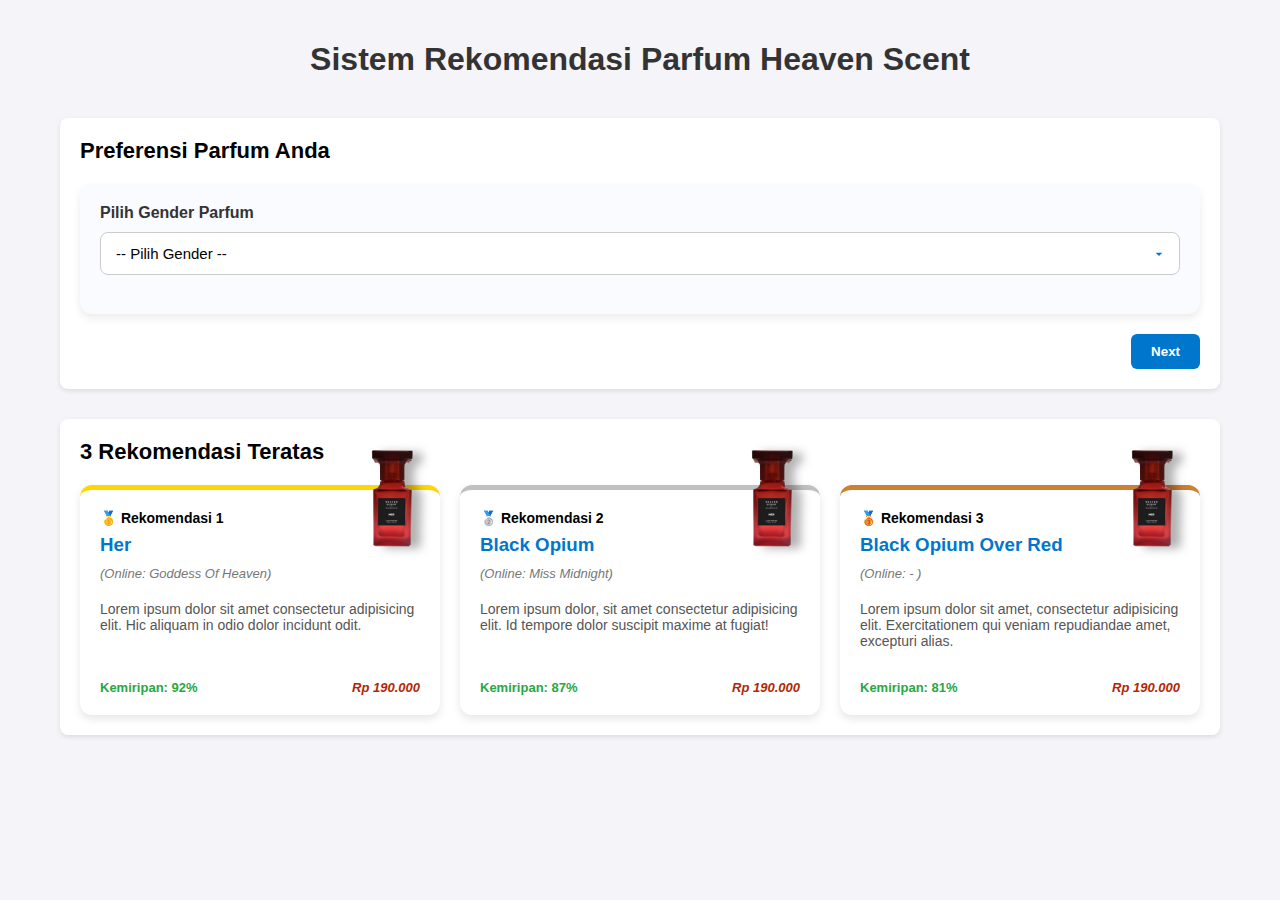
<file: index.html>
<!DOCTYPE html>
<html lang="id">
<head>
  <meta name="viewport" content="width=device-width, initial-scale=1.0">
  <meta charset="UTF-8">
  <title>Rekomendasi Parfum</title>
  <link rel="stylesheet" href="style.css">
</head>
<body>
  <div class="container">
    <h1>Sistem Rekomendasi Parfum Heaven Scent</h1>

    <!-- FORM INPUT -->
    <div class="input-section">
      <h2>Preferensi Parfum Anda</h2>
      <form id="multiStepForm">
        
        <!-- Gender Parfum -->
        <div class="form-step active">
          <label> Pilih Gender Parfum</label>
          <select name="gender">
            <option value="">-- Pilih Gender --</option>
            <option value="male">Male</option>
            <option value="female">Female</option>
            <option value="unisex">Unisex</option>
          </select>
        </div>

        <!-- Family Parfum -->
        <div class="form-step">
          <label> Pilih Aroma Favorit</label>
          <div class="checkbox-group">
            <label>
              <input type="checkbox" name="aroma" value="warm">
              <span>Warm</span>
            </label>
            <label>
              <input type="checkbox" name="aroma" value="sweet">
              <span>Sweet</span>
            </label>
            <label>
              <input type="checkbox" name="aroma" value="sweetGourmand">
              <span>Sweet Gourmand</span>
            </label>
            <label>
              <input type="checkbox" name="aroma" value="classicFloral">
              <span>Classic Floral</span>
            </label>
            <label>
              <input type="checkbox" name="aroma" value="lightFloral">
              <span>Light Floral</span>
            </label>
            <label>
              <input type="checkbox" name="aroma" value="fruity">
              <span>Fruity</span>
            </label>
            <label>
              <input type="checkbox" name="aroma" value="floral">
              <span>Floral</span>
            </label>
            <label>
              <input type="checkbox" name="aroma" value="fresh">
              <span>Fresh</span>
            </label>
            <label>
              <input type="checkbox" name="aroma" value="woody">
              <span>Woody</span>
            </label>
            <label>
              <input type="checkbox" name="aroma" value="spicy">
              <span>Spicy</span>
            </label>
          </div>
        </div>

        <!-- Komposisi Parfum -->
        <div class="form-step">
          <label> Notes Parfum</label>
          <input type="text" placeholder="Masukkan Notes Parfum yang Anda Inginkan...">
        </div>

        <!-- Daya Tahan Parfum -->
        <div class="form-step">
          <label> Pilih Daya Tahan Parfum</label>
          <div class="radio-group">
            <label>
              <input type="radio" name="dayaTahan" value="regular"> 
              <span>Regular</span>
            </label>
            <label>
              <input type="radio" name="dayaTahan" value="intense"> 
              <span>Intense</span>
            </label>
            <label>
              <input type="radio" name="dayaTahan" value="veryIntense">
              <span>Very Intense</span>
            </label>
          </div>
        </div>

        <!-- Waktu Pakai Parfum -->
        <div class="form-step">
          <label> Pilih Waktu Pemakaian Parfum</label>
          <div class="checkbox-group">
            <label>
              <input type="checkbox" name="waktuPakai" value="siang">
              <span>Siang</span>
            </label>
            <label>
              <input type="checkbox" name="waktuPakai" value="malam">
              <span>Malam</span>
            </label>
          </div>
        </div>

        <!-- Acara/Situasi Parfum -->
        <div class="form-step">
          <label> Pilih Situasi Pemakaian Parfum</label>
          <div class="checkbox-group">
            <label>
              <input type="checkbox" name="situasi" value="formal">
              <span>Formal</span>
            </label>
            <label>
              <input type="checkbox" name="situasi" value="semiFormal">
              <span>Semi Formal</span>
            </label>
            <label>
              <input type="checkbox" name="situasi" value="casual">
              <span>Casual</span>
            </label>
          </div>
        </div>

        <!-- Cuaca Parfum -->
        <div class="form-step">
          <label> Pilih Cuaca Pemakaian Parfum</label>
          <div class="checkbox-group">
            <label>
              <input type="checkbox" name="cuaca" value="panas">
              <span>Panas</span>
            </label>
            <label>
              <input type="checkbox" name="cuaca" value="dingin">
              <span>Dingin</span>
            </label>
          </div>
        </div>

        <!-- Tempat Parfum -->
        <div class="form-step">
          <label> Pilih Tempat Pemakaian Parfum</label>
          <div class="checkbox-group">
            <label>
              <input type="checkbox" name="tampat" value="indoor">
              <span>Indoor</span>
            </label>
            <label>
              <input type="checkbox" name="tempat" value="outdoor">
              <span>Outdoor</span>
            </label>
          </div>
        </div>

        <!-- Tombol Next -->
        <div class="form-navigation">
          <button type="button" id="prevBtn">Back</button>
          <button type="button" id="nextBtn">Next</button>
        </div>
      </form>
    </div>

    <!-- HASIL REKOMENDASI -->
    <div class="recommendations">
      <h2>3 Rekomendasi Teratas</h2>
      <div class="grid">

        <!-- Ranking 1 -->
        <div class="card gold">
          <div class="rank">🥇 Rekomendasi 1</div>
          <h3>Her</h3>
          <span class="online-name">(Online: Goddess Of Heaven)</span>
          <p>Lorem ipsum dolor sit amet consectetur adipisicing elit. Hic aliquam in odio dolor incidunt odit.</p>
          <div class="bottom">
            <span class="score">Kemiripan: 92%</span>
            <span class="price">Rp 190.000</span>
          </div>

          <img src="images/parfum.png" alt="Heaven Scent" class="parfum-img">
        </div>

        <!-- Ranking 2 -->
        <div class="card silver">
          <div class="rank">🥈 Rekomendasi 2</div>
          <h3>Black Opium</h3>
          <span class="online-name">(Online: Miss Midnight)</span>
          <p>Lorem ipsum dolor, sit amet consectetur adipisicing elit. Id tempore dolor suscipit maxime at fugiat! </p>
          <div class="bottom">
            <span class="score">Kemiripan: 87%</span>
            <span class="price">Rp 190.000</span>
          </div>

          <img src="images/parfum.png" alt="Heaven Scent" class="parfum-img">
        </div>

        <!-- Ranking 3 -->
        <div class="card bronze">
          <div class="rank">🥉 Rekomendasi 3</div>
          <h3>Black Opium Over Red</h3>
          <span class="online-name">(Online: - )</span>
          <p>Lorem ipsum dolor sit amet, consectetur adipisicing elit. Exercitationem qui veniam repudiandae amet, excepturi alias.</p>
          <div class="bottom">
            <span class="score">Kemiripan: 81%</span>
            <span class="price">Rp 190.000</span>
          </div>

          <img src="images/parfum.png" alt="Heaven Scent" class="parfum-img">
        </div>
      </div>
    </div>
  </div>

  <script src="script.js"></script>
</body>
</html>
</file>
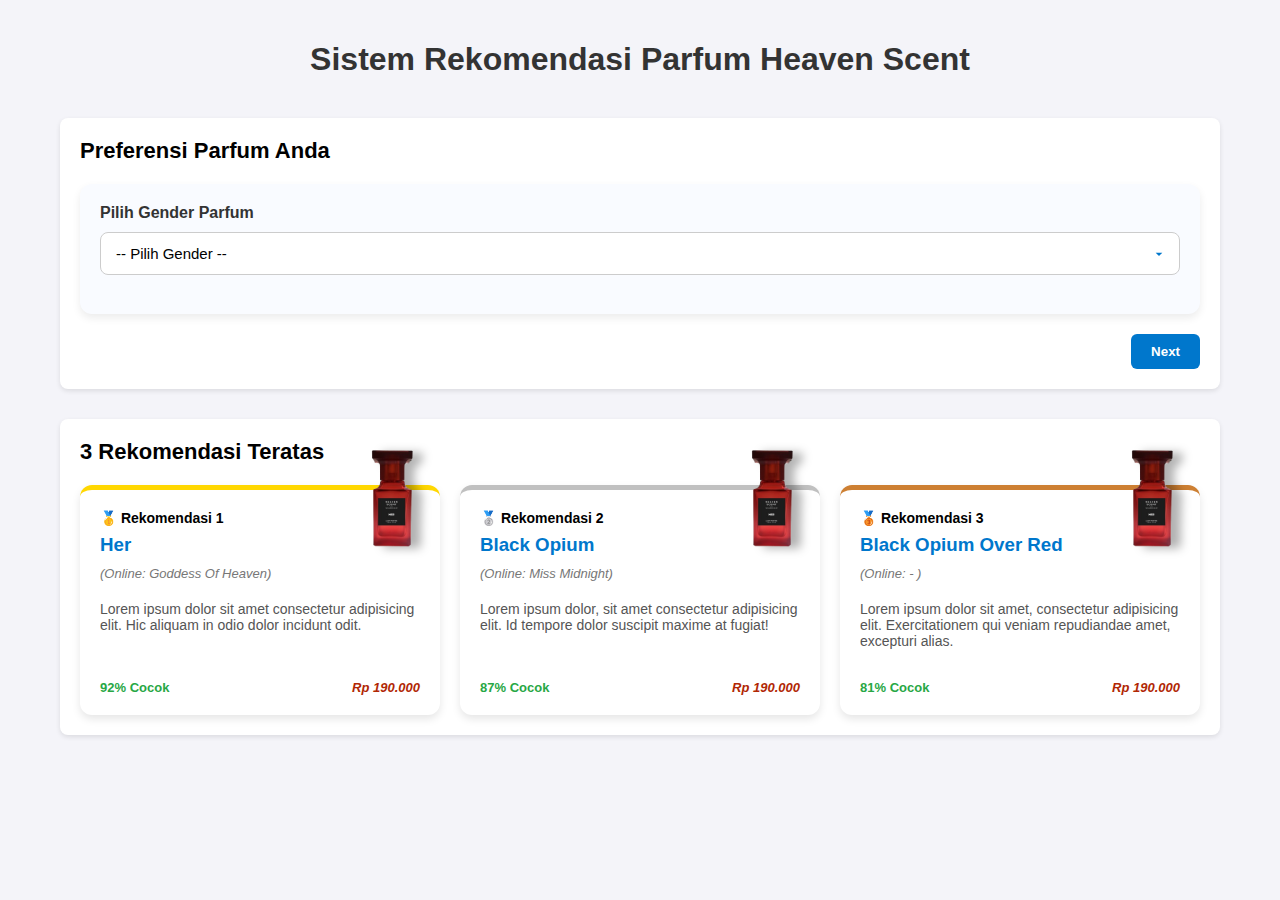
<file: frontend/index.html>
<!DOCTYPE html>
<html lang="id">
<head>
  <meta name="viewport" content="width=device-width, initial-scale=1.0">
  <meta charset="UTF-8">
  <title>Rekomendasi Parfum</title>
  <link rel="stylesheet" href="style.css">
</head>
<body>
  <div class="container">
    <h1>Sistem Rekomendasi Parfum Heaven Scent</h1>

    <!-- FORM INPUT -->
    <div class="input-section">
      <h2>Preferensi Parfum Anda</h2>
      <form id="multiStepForm">
        
        <!-- Gender Parfum -->
        <div class="form-step active">
          <label> Pilih Gender Parfum</label>
          <select name="gender">
            <option value="">-- Pilih Gender --</option>
            <option value="male">Male</option>
            <option value="female">Female</option>
            <option value="unisex">Unisex</option>
          </select>
        </div>

        <!-- Family Parfum -->
        <div class="form-step">
          <label> Pilih Aroma Favorit</label>
          <div class="checkbox-group">
            <label>
              <input type="checkbox" name="aroma" value="warm">
              <span>Warm</span>
            </label>
            <label>
              <input type="checkbox" name="aroma" value="sweet">
              <span>Sweet</span>
            </label>
            <label>
              <input type="checkbox" name="aroma" value="sweetGourmand">
              <span>Sweet Gourmand</span>
            </label>
            <label>
              <input type="checkbox" name="aroma" value="classicFloral">
              <span>Classic Floral</span>
            </label>
            <label>
              <input type="checkbox" name="aroma" value="lightFloral">
              <span>Light Floral</span>
            </label>
            <label>
              <input type="checkbox" name="aroma" value="fruity">
              <span>Fruity</span>
            </label>
            <label>
              <input type="checkbox" name="aroma" value="floral">
              <span>Floral</span>
            </label>
            <label>
              <input type="checkbox" name="aroma" value="fresh">
              <span>Fresh</span>
            </label>
            <label>
              <input type="checkbox" name="aroma" value="woody">
              <span>Woody</span>
            </label>
            <label>
              <input type="checkbox" name="aroma" value="spicy">
              <span>Spicy</span>
            </label>
          </div>
        </div>

        <!-- Komposisi Parfum -->
        <div class="form-step">
          <label> Notes Parfum</label>
          <input type="text" placeholder="Masukkan Notes Parfum yang Anda Inginkan...">
        </div>

        <!-- Daya Tahan Parfum -->
        <div class="form-step">
          <label> Pilih Daya Tahan Parfum</label>
          <div class="radio-group">
            <label>
              <input type="radio" name="dayaTahan" value="regular"> 
              <span>Regular</span>
            </label>
            <label>
              <input type="radio" name="dayaTahan" value="intense"> 
              <span>Intense</span>
            </label>
            <label>
              <input type="radio" name="dayaTahan" value="veryIntense">
              <span>Very Intense</span>
            </label>
          </div>
        </div>

        <!-- Waktu Pakai Parfum -->
        <div class="form-step">
          <label> Pilih Waktu Pemakaian Parfum</label>
          <div class="checkbox-group">
            <label>
              <input type="checkbox" name="waktuPakai" value="siang">
              <span>Siang</span>
            </label>
            <label>
              <input type="checkbox" name="waktuPakai" value="malam">
              <span>Malam</span>
            </label>
          </div>
        </div>

        <!-- Acara/Situasi Parfum -->
        <div class="form-step">
          <label> Pilih Situasi Pemakaian Parfum</label>
          <div class="checkbox-group">
            <label>
              <input type="checkbox" name="situasi" value="formal">
              <span>Formal</span>
            </label>
            <label>
              <input type="checkbox" name="situasi" value="semiFormal">
              <span>Semi Formal</span>
            </label>
            <label>
              <input type="checkbox" name="situasi" value="casual">
              <span>Casual</span>
            </label>
          </div>
        </div>

        <!-- Cuaca Parfum -->
        <div class="form-step">
          <label> Pilih Cuaca Pemakaian Parfum</label>
          <div class="checkbox-group">
            <label>
              <input type="checkbox" name="cuaca" value="panas">
              <span>Panas</span>
            </label>
            <label>
              <input type="checkbox" name="cuaca" value="dingin">
              <span>Dingin</span>
            </label>
          </div>
        </div>

        <!-- Tempat Parfum -->
        <div class="form-step">
          <label> Pilih Tempat Pemakaian Parfum</label>
          <div class="checkbox-group">
            <label>
              <input type="checkbox" name="tampat" value="indoor">
              <span>Indoor</span>
            </label>
            <label>
              <input type="checkbox" name="tempat" value="outdoor">
              <span>Outdoor</span>
            </label>
          </div>
        </div>

        <!-- Tombol Next -->
        <div class="form-navigation">
          <button type="button" id="prevBtn">Back</button>
          <button type="button" id="nextBtn">Next</button>
        </div>
      </form>
    </div>

    <!-- HASIL REKOMENDASI -->
    <div class="recommendations">
      <h2>3 Rekomendasi Teratas</h2>
      <div class="grid">

        <!-- Ranking 1 -->
        <div class="card gold">
          <div class="rank">🥇 Rekomendasi 1</div>
          <h3>Her</h3>
          <span class="online-name">(Online: Goddess Of Heaven)</span>
          <p>Lorem ipsum dolor sit amet consectetur adipisicing elit. Hic aliquam in odio dolor incidunt odit.</p>
          <div class="bottom">
            <span class="score">92% Cocok</span>
            <span class="price">Rp 190.000</span>
          </div>

          <img src="images/parfum.png" alt="Heaven Scent" class="parfum-img">
        </div>

        <!-- Ranking 2 -->
        <div class="card silver">
          <div class="rank">🥈 Rekomendasi 2</div>
          <h3>Black Opium</h3>
          <span class="online-name">(Online: Miss Midnight)</span>
          <p>Lorem ipsum dolor, sit amet consectetur adipisicing elit. Id tempore dolor suscipit maxime at fugiat! </p>
          <div class="bottom">
            <span class="score">87% Cocok</span>
            <span class="price">Rp 190.000</span>
          </div>

          <img src="images/parfum.png" alt="Heaven Scent" class="parfum-img">
        </div>

        <!-- Ranking 3 -->
        <div class="card bronze">
          <div class="rank">🥉 Rekomendasi 3</div>
          <h3>Black Opium Over Red</h3>
          <span class="online-name">(Online: - )</span>
          <p>Lorem ipsum dolor sit amet, consectetur adipisicing elit. Exercitationem qui veniam repudiandae amet, excepturi alias.</p>
          <div class="bottom">
            <span class="score">81% Cocok</span>
            <span class="price">Rp 190.000</span>
          </div>

          <img src="images/parfum.png" alt="Heaven Scent" class="parfum-img">
        </div>
      </div>
    </div>
  </div>

  <script src="script.js"></script>
</body>
</html>
</file>
<file: style.css>
body {
    font-family: Arial, sans-serif;
    background: #f4f4f9;
    margin: 0;
    padding: 0;
}
  
.container {
    width: 100%;
    max-width: 1200px;
    margin: auto;
    padding: 20px;
    box-sizing: border-box;
}

h1 {
    text-align: center;
    color: #333;
    margin-bottom: 40px;
}

/* Form Input */
.input-section {
    background: #fff;
    padding: 20px;
    margin-bottom: 30px;
    border-radius: 8px;
    box-shadow: 0 2px 5px rgba(0,0,0,0.1);
}

h2 {
    margin-top: 0;
    margin-bottom: 20px;
    font-size: 22px;
}

.form-step {
    display: none;
    background: #ff0000ff;
    padding: 20px;
    border-radius: 12px;
    box-shadow: 0 4px 8px rgba(0,0,0,0.08);
    margin-bottom: 20px;
    min-height: 90px;
    max-height: 200px;
    overflow-y: auto;
}

.form-step.active {
    display: block;
    background: #f9fbff;
}

.form-step label {
    display: block;
    font-weight: bold;
    color: #333;
    margin-bottom: 10px;
    font-size: 16px;
}

/* Gender Parfum */
.form-step select {
    width: 100%;
    padding: 12px 15px;
    border-radius: 8px;
    border: 1px solid #ccc;
    font-size: 15px;
    transition: all 0.3s ease;
    outline: none;
    appearance: none; 
    background: #fff url("data:image/svg+xml,%3Csvg xmlns='http://www.w3.org/2000/svg' fill='%230077cc' viewBox='0 0 24 24'%3E%3Cpath d='M7 10l5 5 5-5z'/%3E%3C/svg%3E") no-repeat right 12px center;
    background-size: 16px;
}

.form-step select:hover {
    border-color: #0077cc;
}

.form-step select:focus {
    border-color: #0077cc;
    box-shadow: 0 0 6px rgba(0,119,204,0.3);
}

/* Family Parfum */
.checkbox-group {
    display: flex;
    gap: 10px;
    justify-content: flex-start;
    margin-top: 10px;
}

.checkbox-group label {
    white-space: nowrap;
    cursor: pointer;
}

.checkbox-group input[type="checkbox"] {
    display: none;
}

.checkbox-group label input[type="checkbox"] + span {
    display: inline-block;
    padding: 12px 15px;
    border: 1px solid #ccc;
    border-radius: 8px;
    font-size: 15px;
    transition: all 0.3s ease;
    outline: none;
    background: #fafafa;
}

.checkbox-group label input[type="checkbox"] + span:hover {
    border-color: #28a745;
    background: #eaf9f0;
}

.checkbox-group label input[type="checkbox"]:checked + span {
    border-color: #28a745;
    background: #28a745;
    color: white;
    font-weight: 600;
}

/* Komposisi Parfum */
.form-step input[type="text"] {
    width: 100%;
    padding: 12px 15px;
    border: 1px solid #ccc;
    border-radius: 8px;
    font-size: 15px;
    transition: all 0.3s ease;
    outline: none;
    background: #fafafa;
    box-sizing: border-box;
}

.form-step input[type="text"]:focus {
    border-color: #0077cc;
    background: #fff;
    box-shadow: 0 0 6px rgba(0, 119, 204, 0.2);
}

/* Daya Tahan Parfum */
.radio-group {
    display: flex;
    gap: 10px;
    justify-content: flex-start;
    margin-top: 10px;
}

.radio-group label {
    white-space: nowrap;
    cursor: pointer;
}

.radio-group input[type="radio"] {
    display: none;
}

.radio-group label input[type="radio"] + span {
    display: inline-block;
    padding: 12px 15px;
    border: 1px solid #ccc;
    border-radius: 8px;
    font-size: 15px;
    transition: all 0.3s ease;
    outline: none;
    background: #fafafa;
}

.radio-group label input[type="radio"] + span:hover {
    border-color: #28a745;
    background: #eaf9f0;
}

.radio-group label input[type="radio"]:checked + span {
    border-color: #28a745;
    background: #28a745;
    color: white;
    font-weight: 600;
}

/* Tombol Next */
.form-navigation {
    text-align: right;
    margin-top: 10px;
}

button {
    padding: 10px 20px;
    border: none;
    background: #0077cc;
    color: white;
    border-radius: 6px;
    cursor: pointer;
    font-weight: bold;
    text-align: right;
    transition: background 0.3s ease;
}

button:hover {
    background: #005fa3;
}

/* Hasil Rekomendasi */
.recommendations {
    background: #fff;
    padding: 20px;
    margin-bottom: 30px;
    border-radius: 8px;
    box-shadow: 0 2px 5px rgba(0,0,0,0.1);
}

.grid {
    display: grid;
    grid-template-columns: repeat(auto-fit, minmax(280px, 1fr));
    gap: 20px;
    margin-top: 20px;
}
  
.card {
    background: #fff;
    padding: 20px;
    border-radius: 12px;
    box-shadow: 0 4px 8px rgba(0,0,0,0.1);
    transition: transform 0.2s ease;
    display: grid;
    min-height: 100px;
    position: relative;
}

.card h3 {
    margin: 0 0 10px;
    color: #0077cc;
}

.card p {
    min-height: 65px;
    max-height: 65px;
    overflow: hidden;
    font-size: 14px;
    color: #555;
}
  
.card:hover {
    transform: translateY(-5px);
}
  
.rank {
    font-weight: bold;
    margin-bottom: 8px;
    font-size: 14px;
}
  
.online-name {
    display: block;
    font-size: 13px;
    color: #777;
    margin-bottom: 6px;
    font-style: italic;
}

.bottom {
    display: flex;
    justify-content: space-between;
    align-item: center;
    margin-top: auto;
}
  
.score {
    font-size: 13px;
    color: #28a745;
    font-weight: bold;
}

.price {
    font-size: 13px;
    color: #b12704;
    font-weight: bold;
    font-style: italic;
}

.parfum-img {
    position: absolute;
    top: -90px;
    right: -40px;
    width: 175px;
    height: auto;
    object-fit: contain;
    z-index: 5;
    pointer-event: none;
    filter: drop-shadow(10px 2px 5px rgba(0,0,0,0.3));
    transition: transform 0.3s ease, filter 0.3s ease;
}

.card:hover .parfum-img {
    transform: translateY(-5px) scale(1.3);
    filter: drop-shadow(10px 2px 15px rgba(0,0,0,0.4));
}
  
/* Warna border juara */
.gold { border-top: 5px solid gold; }
.silver { border-top: 5px solid silver; }
.bronze { border-top: 5px solid #cd7f32; }  

@media (max-width: 992px) {
    .form-step {
        min-height: 110px;
    }
    .parfum-img {
        display: none;
    }
}

@media (max-width: 576px) {
    .grid {
        grid.template.columns: 1fr;
    }
    .container {
        padding: 0 12px;
    }
    h2 {
        font-size: 19px;
    }
}
</file>
<file: frontend/style.css>
body {
    font-family: Arial, sans-serif;
    background: #f4f4f9;
    margin: 0;
    padding: 0;
}
  
.container {
    width: 100%;
    max-width: 1200px;
    margin: auto;
    padding: 20px;
    box-sizing: border-box;
}

h1 {
    text-align: center;
    color: #333;
    margin-bottom: 40px;
}

/* Form Input */
.input-section {
    background: #fff;
    padding: 20px;
    margin-bottom: 30px;
    border-radius: 8px;
    box-shadow: 0 2px 5px rgba(0,0,0,0.1);
}

h2 {
    margin-top: 0;
    margin-bottom: 20px;
    font-size: 22px;
}

.form-step {
    display: none;
    background: #ff0000ff;
    padding: 20px;
    border-radius: 12px;
    box-shadow: 0 4px 8px rgba(0,0,0,0.08);
    margin-bottom: 20px;
    min-height: 90px;
    max-height: 200px;
    overflow-y: auto;
}

.form-step.active {
    display: block;
    background: #f9fbff;
}

.form-step label {
    display: block;
    font-weight: bold;
    color: #333;
    margin-bottom: 10px;
    font-size: 16px;
}

/* Gender Parfum */
.form-step select {
    width: 100%;
    padding: 12px 15px;
    border-radius: 8px;
    border: 1px solid #ccc;
    font-size: 15px;
    transition: all 0.3s ease;
    outline: none;
    appearance: none; 
    background: #fff url("data:image/svg+xml,%3Csvg xmlns='http://www.w3.org/2000/svg' fill='%230077cc' viewBox='0 0 24 24'%3E%3Cpath d='M7 10l5 5 5-5z'/%3E%3C/svg%3E") no-repeat right 12px center;
    background-size: 16px;
}

.form-step select:hover {
    border-color: #0077cc;
}

.form-step select:focus {
    border-color: #0077cc;
    box-shadow: 0 0 6px rgba(0,119,204,0.3);
}

/* Family Parfum */
.checkbox-group {
    display: flex;
    gap: 10px;
    justify-content: flex-start;
    margin-top: 10px;
}

.checkbox-group label {
    white-space: nowrap;
    cursor: pointer;
}

.checkbox-group input[type="checkbox"] {
    display: none;
}

.checkbox-group label input[type="checkbox"] + span {
    display: inline-block;
    padding: 12px 15px;
    border: 1px solid #ccc;
    border-radius: 8px;
    font-size: 15px;
    transition: all 0.3s ease;
    outline: none;
    background: #fafafa;
}

.checkbox-group label input[type="checkbox"] + span:hover {
    border-color: #28a745;
    background: #eaf9f0;
}

.checkbox-group label input[type="checkbox"]:checked + span {
    border-color: #28a745;
    background: #28a745;
    color: white;
    font-weight: 600;
}

/* Komposisi Parfum */
.form-step input[type="text"] {
    width: 100%;
    padding: 12px 15px;
    border: 1px solid #ccc;
    border-radius: 8px;
    font-size: 15px;
    transition: all 0.3s ease;
    outline: none;
    background: #fafafa;
    box-sizing: border-box;
}

.form-step input[type="text"]:focus {
    border-color: #0077cc;
    background: #fff;
    box-shadow: 0 0 6px rgba(0, 119, 204, 0.2);
}

/* Daya Tahan Parfum */
.radio-group {
    display: flex;
    gap: 10px;
    justify-content: flex-start;
    margin-top: 10px;
}

.radio-group label {
    white-space: nowrap;
    cursor: pointer;
}

.radio-group input[type="radio"] {
    display: none;
}

.radio-group label input[type="radio"] + span {
    display: inline-block;
    padding: 12px 15px;
    border: 1px solid #ccc;
    border-radius: 8px;
    font-size: 15px;
    transition: all 0.3s ease;
    outline: none;
    background: #fafafa;
}

.radio-group label input[type="radio"] + span:hover {
    border-color: #28a745;
    background: #eaf9f0;
}

.radio-group label input[type="radio"]:checked + span {
    border-color: #28a745;
    background: #28a745;
    color: white;
    font-weight: 600;
}

/* Tombol Next */
.form-navigation {
    text-align: right;
    margin-top: 10px;
}

button {
    padding: 10px 20px;
    border: none;
    background: #0077cc;
    color: white;
    border-radius: 6px;
    cursor: pointer;
    font-weight: bold;
    text-align: right;
    transition: background 0.3s ease;
}

button:hover {
    background: #005fa3;
}

/* Hasil Rekomendasi */
.recommendations {
    background: #fff;
    padding: 20px;
    margin-bottom: 30px;
    border-radius: 8px;
    box-shadow: 0 2px 5px rgba(0,0,0,0.1);
}

.grid {
    display: grid;
    grid-template-columns: repeat(auto-fit, minmax(280px, 1fr));
    gap: 20px;
    margin-top: 20px;
}
  
.card {
    background: #fff;
    padding: 20px;
    border-radius: 12px;
    box-shadow: 0 4px 8px rgba(0,0,0,0.1);
    transition: transform 0.2s ease;
    display: grid;
    min-height: 100px;
    position: relative;
}

.card h3 {
    margin: 0 0 10px;
    color: #0077cc;
}

.card p {
    min-height: 65px;
    max-height: 65px;
    overflow: hidden;
    font-size: 14px;
    color: #555;
}
  
.card:hover {
    transform: translateY(-5px);
}
  
.rank {
    font-weight: bold;
    margin-bottom: 8px;
    font-size: 14px;
}
  
.online-name {
    display: block;
    font-size: 13px;
    color: #777;
    margin-bottom: 6px;
    font-style: italic;
}

.bottom {
    display: flex;
    justify-content: space-between;
    align-item: center;
    margin-top: auto;
}
  
.score {
    font-size: 13px;
    color: #28a745;
    font-weight: bold;
}

.price {
    font-size: 13px;
    color: #b12704;
    font-weight: bold;
    font-style: italic;
}

.parfum-img {
    position: absolute;
    top: -90px;
    right: -40px;
    width: 175px;
    height: auto;
    object-fit: contain;
    z-index: 5;
    pointer-event: none;
    filter: drop-shadow(10px 2px 5px rgba(0,0,0,0.3));
    transition: transform 0.3s ease, filter 0.3s ease;
}

.card:hover .parfum-img {
    transform: translateY(-5px) scale(1.3);
    filter: drop-shadow(10px 2px 15px rgba(0,0,0,0.4));
}
  
/* Warna border juara */
.gold { border-top: 5px solid gold; }
.silver { border-top: 5px solid silver; }
.bronze { border-top: 5px solid #cd7f32; }  

@media (max-width: 992px) {
    .form-step {
        min-height: 110px;
    }
    .parfum-img {
        display: none;
    }
}

@media (max-width: 576px) {
    .grid {
        grid.template.columns: 1fr;
    }
    .container {
        padding: 0 12px;
    }
    h2 {
        font-size: 19px;
    }
}
</file>
